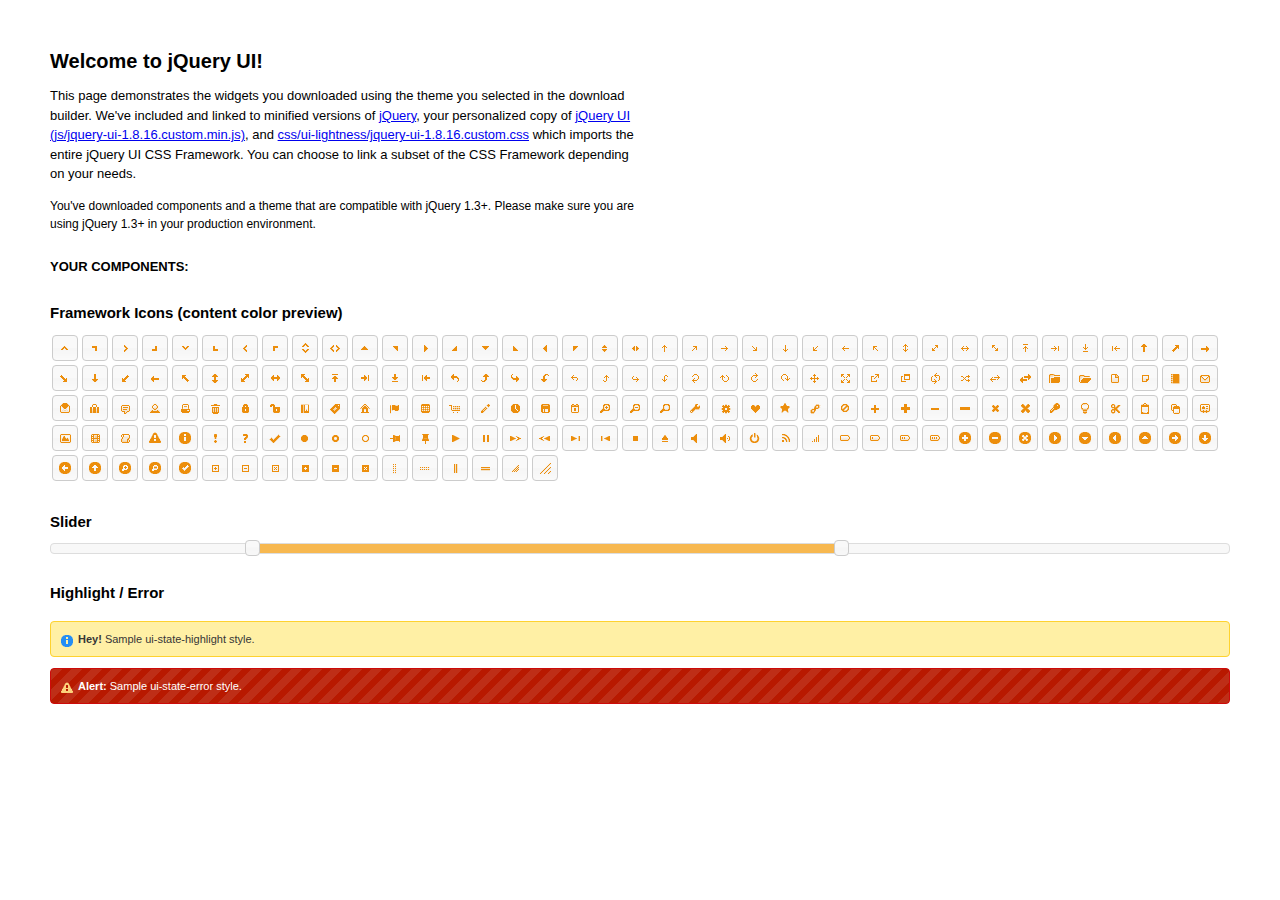
<file: js/jquery-ui/index.html>
<!DOCTYPE html>
<html>
	<head>
		<meta http-equiv="Content-Type" content="text/html; charset=iso-8859-1" />
		<title>jQuery UI Example Page</title>
		<link type="text/css" href="css/ui-lightness/jquery-ui-1.8.16.custom.css" rel="stylesheet" />	
		<script type="text/javascript" src="js/jquery-1.6.2.min.js"></script>
		<script type="text/javascript" src="js/jquery-ui-1.8.16.custom.min.js"></script>
		<script type="text/javascript">
			$(function(){
				
				// Slider
				$('#slider').slider({
					range: true,
					values: [17, 67]
				});
				
				//hover states on the static widgets
				$('#dialog_link, ul#icons li').hover(
					function() { $(this).addClass('ui-state-hover'); }, 
					function() { $(this).removeClass('ui-state-hover'); }
				);
				
			});
		</script>
		<style type="text/css">
			/*demo page css*/
			body{ font: 62.5% "Trebuchet MS", sans-serif; margin: 50px;}
			.demoHeaders { margin-top: 2em; }
			#dialog_link {padding: .4em 1em .4em 20px;text-decoration: none;position: relative;}
			#dialog_link span.ui-icon {margin: 0 5px 0 0;position: absolute;left: .2em;top: 50%;margin-top: -8px;}
			ul#icons {margin: 0; padding: 0;}
			ul#icons li {margin: 2px; position: relative; padding: 4px 0; cursor: pointer; float: left;  list-style: none;}
			ul#icons span.ui-icon {float: left; margin: 0 4px;}
		</style>	
	</head>
	<body>
	<h1>Welcome to jQuery UI!</h1>
	<p style="font-size: 1.3em; line-height: 1.5; margin: 1em 0; width: 50%;">This page demonstrates the widgets you downloaded using the theme you selected in the download builder. We've included and linked to minified versions of <a href="js/jquery-1.6.2.min.js">jQuery</a>, your personalized copy of <a href="js/jquery-ui-1.8.16.custom.min.js">jQuery UI (js/jquery-ui-1.8.16.custom.min.js)</a>, and <a href="css/ui-lightness/jquery-ui-1.8.16.custom.css">css/ui-lightness/jquery-ui-1.8.16.custom.css</a> which imports the entire jQuery UI CSS Framework. You can choose to link a subset of the CSS Framework depending on your needs. </p>
	<p style="font-size: 1.2em; line-height: 1.5; margin: 1em 0; width: 50%;">You've downloaded components and a theme that are compatible with jQuery 1.3+. Please make sure you are using jQuery 1.3+ in your production environment.</p>	

	<p style="font-weight: bold; margin: 2em 0 1em; font-size: 1.3em;">YOUR COMPONENTS:</p>
			
				
				
		<h2 class="demoHeaders">Framework Icons (content color preview)</h2>
		<ul id="icons" class="ui-widget ui-helper-clearfix">
		
		<li class="ui-state-default ui-corner-all" title=".ui-icon-carat-1-n"><span class="ui-icon ui-icon-carat-1-n"></span></li>
		<li class="ui-state-default ui-corner-all" title=".ui-icon-carat-1-ne"><span class="ui-icon ui-icon-carat-1-ne"></span></li>
		<li class="ui-state-default ui-corner-all" title=".ui-icon-carat-1-e"><span class="ui-icon ui-icon-carat-1-e"></span></li>
		
		<li class="ui-state-default ui-corner-all" title=".ui-icon-carat-1-se"><span class="ui-icon ui-icon-carat-1-se"></span></li>
		<li class="ui-state-default ui-corner-all" title=".ui-icon-carat-1-s"><span class="ui-icon ui-icon-carat-1-s"></span></li>
		<li class="ui-state-default ui-corner-all" title=".ui-icon-carat-1-sw"><span class="ui-icon ui-icon-carat-1-sw"></span></li>
		<li class="ui-state-default ui-corner-all" title=".ui-icon-carat-1-w"><span class="ui-icon ui-icon-carat-1-w"></span></li>
		<li class="ui-state-default ui-corner-all" title=".ui-icon-carat-1-nw"><span class="ui-icon ui-icon-carat-1-nw"></span></li>
		<li class="ui-state-default ui-corner-all" title=".ui-icon-carat-2-n-s"><span class="ui-icon ui-icon-carat-2-n-s"></span></li>
		<li class="ui-state-default ui-corner-all" title=".ui-icon-carat-2-e-w"><span class="ui-icon ui-icon-carat-2-e-w"></span></li>
		<li class="ui-state-default ui-corner-all" title=".ui-icon-triangle-1-n"><span class="ui-icon ui-icon-triangle-1-n"></span></li>
		<li class="ui-state-default ui-corner-all" title=".ui-icon-triangle-1-ne"><span class="ui-icon ui-icon-triangle-1-ne"></span></li>
		
		<li class="ui-state-default ui-corner-all" title=".ui-icon-triangle-1-e"><span class="ui-icon ui-icon-triangle-1-e"></span></li>
		<li class="ui-state-default ui-corner-all" title=".ui-icon-triangle-1-se"><span class="ui-icon ui-icon-triangle-1-se"></span></li>
		<li class="ui-state-default ui-corner-all" title=".ui-icon-triangle-1-s"><span class="ui-icon ui-icon-triangle-1-s"></span></li>
		<li class="ui-state-default ui-corner-all" title=".ui-icon-triangle-1-sw"><span class="ui-icon ui-icon-triangle-1-sw"></span></li>
		<li class="ui-state-default ui-corner-all" title=".ui-icon-triangle-1-w"><span class="ui-icon ui-icon-triangle-1-w"></span></li>
		<li class="ui-state-default ui-corner-all" title=".ui-icon-triangle-1-nw"><span class="ui-icon ui-icon-triangle-1-nw"></span></li>
		<li class="ui-state-default ui-corner-all" title=".ui-icon-triangle-2-n-s"><span class="ui-icon ui-icon-triangle-2-n-s"></span></li>
		<li class="ui-state-default ui-corner-all" title=".ui-icon-triangle-2-e-w"><span class="ui-icon ui-icon-triangle-2-e-w"></span></li>
		<li class="ui-state-default ui-corner-all" title=".ui-icon-arrow-1-n"><span class="ui-icon ui-icon-arrow-1-n"></span></li>
		
		<li class="ui-state-default ui-corner-all" title=".ui-icon-arrow-1-ne"><span class="ui-icon ui-icon-arrow-1-ne"></span></li>
		<li class="ui-state-default ui-corner-all" title=".ui-icon-arrow-1-e"><span class="ui-icon ui-icon-arrow-1-e"></span></li>
		<li class="ui-state-default ui-corner-all" title=".ui-icon-arrow-1-se"><span class="ui-icon ui-icon-arrow-1-se"></span></li>
		<li class="ui-state-default ui-corner-all" title=".ui-icon-arrow-1-s"><span class="ui-icon ui-icon-arrow-1-s"></span></li>
		<li class="ui-state-default ui-corner-all" title=".ui-icon-arrow-1-sw"><span class="ui-icon ui-icon-arrow-1-sw"></span></li>
		<li class="ui-state-default ui-corner-all" title=".ui-icon-arrow-1-w"><span class="ui-icon ui-icon-arrow-1-w"></span></li>
		<li class="ui-state-default ui-corner-all" title=".ui-icon-arrow-1-nw"><span class="ui-icon ui-icon-arrow-1-nw"></span></li>
		<li class="ui-state-default ui-corner-all" title=".ui-icon-arrow-2-n-s"><span class="ui-icon ui-icon-arrow-2-n-s"></span></li>
		<li class="ui-state-default ui-corner-all" title=".ui-icon-arrow-2-ne-sw"><span class="ui-icon ui-icon-arrow-2-ne-sw"></span></li>
		
		<li class="ui-state-default ui-corner-all" title=".ui-icon-arrow-2-e-w"><span class="ui-icon ui-icon-arrow-2-e-w"></span></li>
		<li class="ui-state-default ui-corner-all" title=".ui-icon-arrow-2-se-nw"><span class="ui-icon ui-icon-arrow-2-se-nw"></span></li>
		<li class="ui-state-default ui-corner-all" title=".ui-icon-arrowstop-1-n"><span class="ui-icon ui-icon-arrowstop-1-n"></span></li>
		<li class="ui-state-default ui-corner-all" title=".ui-icon-arrowstop-1-e"><span class="ui-icon ui-icon-arrowstop-1-e"></span></li>
		<li class="ui-state-default ui-corner-all" title=".ui-icon-arrowstop-1-s"><span class="ui-icon ui-icon-arrowstop-1-s"></span></li>
		<li class="ui-state-default ui-corner-all" title=".ui-icon-arrowstop-1-w"><span class="ui-icon ui-icon-arrowstop-1-w"></span></li>
		<li class="ui-state-default ui-corner-all" title=".ui-icon-arrowthick-1-n"><span class="ui-icon ui-icon-arrowthick-1-n"></span></li>
		<li class="ui-state-default ui-corner-all" title=".ui-icon-arrowthick-1-ne"><span class="ui-icon ui-icon-arrowthick-1-ne"></span></li>
		<li class="ui-state-default ui-corner-all" title=".ui-icon-arrowthick-1-e"><span class="ui-icon ui-icon-arrowthick-1-e"></span></li>
		
		<li class="ui-state-default ui-corner-all" title=".ui-icon-arrowthick-1-se"><span class="ui-icon ui-icon-arrowthick-1-se"></span></li>
		<li class="ui-state-default ui-corner-all" title=".ui-icon-arrowthick-1-s"><span class="ui-icon ui-icon-arrowthick-1-s"></span></li>
		<li class="ui-state-default ui-corner-all" title=".ui-icon-arrowthick-1-sw"><span class="ui-icon ui-icon-arrowthick-1-sw"></span></li>
		<li class="ui-state-default ui-corner-all" title=".ui-icon-arrowthick-1-w"><span class="ui-icon ui-icon-arrowthick-1-w"></span></li>
		<li class="ui-state-default ui-corner-all" title=".ui-icon-arrowthick-1-nw"><span class="ui-icon ui-icon-arrowthick-1-nw"></span></li>
		<li class="ui-state-default ui-corner-all" title=".ui-icon-arrowthick-2-n-s"><span class="ui-icon ui-icon-arrowthick-2-n-s"></span></li>
		<li class="ui-state-default ui-corner-all" title=".ui-icon-arrowthick-2-ne-sw"><span class="ui-icon ui-icon-arrowthick-2-ne-sw"></span></li>
		<li class="ui-state-default ui-corner-all" title=".ui-icon-arrowthick-2-e-w"><span class="ui-icon ui-icon-arrowthick-2-e-w"></span></li>
		<li class="ui-state-default ui-corner-all" title=".ui-icon-arrowthick-2-se-nw"><span class="ui-icon ui-icon-arrowthick-2-se-nw"></span></li>
		
		<li class="ui-state-default ui-corner-all" title=".ui-icon-arrowthickstop-1-n"><span class="ui-icon ui-icon-arrowthickstop-1-n"></span></li>
		<li class="ui-state-default ui-corner-all" title=".ui-icon-arrowthickstop-1-e"><span class="ui-icon ui-icon-arrowthickstop-1-e"></span></li>
		<li class="ui-state-default ui-corner-all" title=".ui-icon-arrowthickstop-1-s"><span class="ui-icon ui-icon-arrowthickstop-1-s"></span></li>
		<li class="ui-state-default ui-corner-all" title=".ui-icon-arrowthickstop-1-w"><span class="ui-icon ui-icon-arrowthickstop-1-w"></span></li>
		<li class="ui-state-default ui-corner-all" title=".ui-icon-arrowreturnthick-1-w"><span class="ui-icon ui-icon-arrowreturnthick-1-w"></span></li>
		<li class="ui-state-default ui-corner-all" title=".ui-icon-arrowreturnthick-1-n"><span class="ui-icon ui-icon-arrowreturnthick-1-n"></span></li>
		<li class="ui-state-default ui-corner-all" title=".ui-icon-arrowreturnthick-1-e"><span class="ui-icon ui-icon-arrowreturnthick-1-e"></span></li>
		<li class="ui-state-default ui-corner-all" title=".ui-icon-arrowreturnthick-1-s"><span class="ui-icon ui-icon-arrowreturnthick-1-s"></span></li>
		<li class="ui-state-default ui-corner-all" title=".ui-icon-arrowreturn-1-w"><span class="ui-icon ui-icon-arrowreturn-1-w"></span></li>
		
		<li class="ui-state-default ui-corner-all" title=".ui-icon-arrowreturn-1-n"><span class="ui-icon ui-icon-arrowreturn-1-n"></span></li>
		<li class="ui-state-default ui-corner-all" title=".ui-icon-arrowreturn-1-e"><span class="ui-icon ui-icon-arrowreturn-1-e"></span></li>
		<li class="ui-state-default ui-corner-all" title=".ui-icon-arrowreturn-1-s"><span class="ui-icon ui-icon-arrowreturn-1-s"></span></li>
		<li class="ui-state-default ui-corner-all" title=".ui-icon-arrowrefresh-1-w"><span class="ui-icon ui-icon-arrowrefresh-1-w"></span></li>
		<li class="ui-state-default ui-corner-all" title=".ui-icon-arrowrefresh-1-n"><span class="ui-icon ui-icon-arrowrefresh-1-n"></span></li>
		<li class="ui-state-default ui-corner-all" title=".ui-icon-arrowrefresh-1-e"><span class="ui-icon ui-icon-arrowrefresh-1-e"></span></li>
		<li class="ui-state-default ui-corner-all" title=".ui-icon-arrowrefresh-1-s"><span class="ui-icon ui-icon-arrowrefresh-1-s"></span></li>
		<li class="ui-state-default ui-corner-all" title=".ui-icon-arrow-4"><span class="ui-icon ui-icon-arrow-4"></span></li>
		<li class="ui-state-default ui-corner-all" title=".ui-icon-arrow-4-diag"><span class="ui-icon ui-icon-arrow-4-diag"></span></li>
		
		<li class="ui-state-default ui-corner-all" title=".ui-icon-extlink"><span class="ui-icon ui-icon-extlink"></span></li>
		<li class="ui-state-default ui-corner-all" title=".ui-icon-newwin"><span class="ui-icon ui-icon-newwin"></span></li>
		<li class="ui-state-default ui-corner-all" title=".ui-icon-refresh"><span class="ui-icon ui-icon-refresh"></span></li>
		<li class="ui-state-default ui-corner-all" title=".ui-icon-shuffle"><span class="ui-icon ui-icon-shuffle"></span></li>
		<li class="ui-state-default ui-corner-all" title=".ui-icon-transfer-e-w"><span class="ui-icon ui-icon-transfer-e-w"></span></li>
		<li class="ui-state-default ui-corner-all" title=".ui-icon-transferthick-e-w"><span class="ui-icon ui-icon-transferthick-e-w"></span></li>
		<li class="ui-state-default ui-corner-all" title=".ui-icon-folder-collapsed"><span class="ui-icon ui-icon-folder-collapsed"></span></li>
		<li class="ui-state-default ui-corner-all" title=".ui-icon-folder-open"><span class="ui-icon ui-icon-folder-open"></span></li>
		<li class="ui-state-default ui-corner-all" title=".ui-icon-document"><span class="ui-icon ui-icon-document"></span></li>
		
		<li class="ui-state-default ui-corner-all" title=".ui-icon-document-b"><span class="ui-icon ui-icon-document-b"></span></li>
		<li class="ui-state-default ui-corner-all" title=".ui-icon-note"><span class="ui-icon ui-icon-note"></span></li>
		<li class="ui-state-default ui-corner-all" title=".ui-icon-mail-closed"><span class="ui-icon ui-icon-mail-closed"></span></li>
		<li class="ui-state-default ui-corner-all" title=".ui-icon-mail-open"><span class="ui-icon ui-icon-mail-open"></span></li>
		<li class="ui-state-default ui-corner-all" title=".ui-icon-suitcase"><span class="ui-icon ui-icon-suitcase"></span></li>
		<li class="ui-state-default ui-corner-all" title=".ui-icon-comment"><span class="ui-icon ui-icon-comment"></span></li>
		<li class="ui-state-default ui-corner-all" title=".ui-icon-person"><span class="ui-icon ui-icon-person"></span></li>
		<li class="ui-state-default ui-corner-all" title=".ui-icon-print"><span class="ui-icon ui-icon-print"></span></li>
		<li class="ui-state-default ui-corner-all" title=".ui-icon-trash"><span class="ui-icon ui-icon-trash"></span></li>
		
		<li class="ui-state-default ui-corner-all" title=".ui-icon-locked"><span class="ui-icon ui-icon-locked"></span></li>
		<li class="ui-state-default ui-corner-all" title=".ui-icon-unlocked"><span class="ui-icon ui-icon-unlocked"></span></li>
		<li class="ui-state-default ui-corner-all" title=".ui-icon-bookmark"><span class="ui-icon ui-icon-bookmark"></span></li>
		<li class="ui-state-default ui-corner-all" title=".ui-icon-tag"><span class="ui-icon ui-icon-tag"></span></li>
		<li class="ui-state-default ui-corner-all" title=".ui-icon-home"><span class="ui-icon ui-icon-home"></span></li>
		<li class="ui-state-default ui-corner-all" title=".ui-icon-flag"><span class="ui-icon ui-icon-flag"></span></li>
		<li class="ui-state-default ui-corner-all" title=".ui-icon-calculator"><span class="ui-icon ui-icon-calculator"></span></li>
		<li class="ui-state-default ui-corner-all" title=".ui-icon-cart"><span class="ui-icon ui-icon-cart"></span></li>
		<li class="ui-state-default ui-corner-all" title=".ui-icon-pencil"><span class="ui-icon ui-icon-pencil"></span></li>
		
		<li class="ui-state-default ui-corner-all" title=".ui-icon-clock"><span class="ui-icon ui-icon-clock"></span></li>
		<li class="ui-state-default ui-corner-all" title=".ui-icon-disk"><span class="ui-icon ui-icon-disk"></span></li>
		<li class="ui-state-default ui-corner-all" title=".ui-icon-calendar"><span class="ui-icon ui-icon-calendar"></span></li>
		<li class="ui-state-default ui-corner-all" title=".ui-icon-zoomin"><span class="ui-icon ui-icon-zoomin"></span></li>
		<li class="ui-state-default ui-corner-all" title=".ui-icon-zoomout"><span class="ui-icon ui-icon-zoomout"></span></li>
		<li class="ui-state-default ui-corner-all" title=".ui-icon-search"><span class="ui-icon ui-icon-search"></span></li>
		<li class="ui-state-default ui-corner-all" title=".ui-icon-wrench"><span class="ui-icon ui-icon-wrench"></span></li>
		<li class="ui-state-default ui-corner-all" title=".ui-icon-gear"><span class="ui-icon ui-icon-gear"></span></li>
		<li class="ui-state-default ui-corner-all" title=".ui-icon-heart"><span class="ui-icon ui-icon-heart"></span></li>
		
		<li class="ui-state-default ui-corner-all" title=".ui-icon-star"><span class="ui-icon ui-icon-star"></span></li>
		<li class="ui-state-default ui-corner-all" title=".ui-icon-link"><span class="ui-icon ui-icon-link"></span></li>
		<li class="ui-state-default ui-corner-all" title=".ui-icon-cancel"><span class="ui-icon ui-icon-cancel"></span></li>
		<li class="ui-state-default ui-corner-all" title=".ui-icon-plus"><span class="ui-icon ui-icon-plus"></span></li>
		<li class="ui-state-default ui-corner-all" title=".ui-icon-plusthick"><span class="ui-icon ui-icon-plusthick"></span></li>
		<li class="ui-state-default ui-corner-all" title=".ui-icon-minus"><span class="ui-icon ui-icon-minus"></span></li>
		<li class="ui-state-default ui-corner-all" title=".ui-icon-minusthick"><span class="ui-icon ui-icon-minusthick"></span></li>
		<li class="ui-state-default ui-corner-all" title=".ui-icon-close"><span class="ui-icon ui-icon-close"></span></li>
		<li class="ui-state-default ui-corner-all" title=".ui-icon-closethick"><span class="ui-icon ui-icon-closethick"></span></li>
		
		<li class="ui-state-default ui-corner-all" title=".ui-icon-key"><span class="ui-icon ui-icon-key"></span></li>
		<li class="ui-state-default ui-corner-all" title=".ui-icon-lightbulb"><span class="ui-icon ui-icon-lightbulb"></span></li>
		<li class="ui-state-default ui-corner-all" title=".ui-icon-scissors"><span class="ui-icon ui-icon-scissors"></span></li>
		<li class="ui-state-default ui-corner-all" title=".ui-icon-clipboard"><span class="ui-icon ui-icon-clipboard"></span></li>
		<li class="ui-state-default ui-corner-all" title=".ui-icon-copy"><span class="ui-icon ui-icon-copy"></span></li>
		<li class="ui-state-default ui-corner-all" title=".ui-icon-contact"><span class="ui-icon ui-icon-contact"></span></li>
		<li class="ui-state-default ui-corner-all" title=".ui-icon-image"><span class="ui-icon ui-icon-image"></span></li>
		<li class="ui-state-default ui-corner-all" title=".ui-icon-video"><span class="ui-icon ui-icon-video"></span></li>
		<li class="ui-state-default ui-corner-all" title=".ui-icon-script"><span class="ui-icon ui-icon-script"></span></li>
		<li class="ui-state-default ui-corner-all" title=".ui-icon-alert"><span class="ui-icon ui-icon-alert"></span></li>
		
		<li class="ui-state-default ui-corner-all" title=".ui-icon-info"><span class="ui-icon ui-icon-info"></span></li>
		<li class="ui-state-default ui-corner-all" title=".ui-icon-notice"><span class="ui-icon ui-icon-notice"></span></li>
		<li class="ui-state-default ui-corner-all" title=".ui-icon-help"><span class="ui-icon ui-icon-help"></span></li>
		<li class="ui-state-default ui-corner-all" title=".ui-icon-check"><span class="ui-icon ui-icon-check"></span></li>
		<li class="ui-state-default ui-corner-all" title=".ui-icon-bullet"><span class="ui-icon ui-icon-bullet"></span></li>
		<li class="ui-state-default ui-corner-all" title=".ui-icon-radio-off"><span class="ui-icon ui-icon-radio-off"></span></li>
		<li class="ui-state-default ui-corner-all" title=".ui-icon-radio-on"><span class="ui-icon ui-icon-radio-on"></span></li>
		<li class="ui-state-default ui-corner-all" title=".ui-icon-pin-w"><span class="ui-icon ui-icon-pin-w"></span></li>
		<li class="ui-state-default ui-corner-all" title=".ui-icon-pin-s"><span class="ui-icon ui-icon-pin-s"></span></li>
		<li class="ui-state-default ui-corner-all" title=".ui-icon-play"><span class="ui-icon ui-icon-play"></span></li>
		<li class="ui-state-default ui-corner-all" title=".ui-icon-pause"><span class="ui-icon ui-icon-pause"></span></li>
		
		<li class="ui-state-default ui-corner-all" title=".ui-icon-seek-next"><span class="ui-icon ui-icon-seek-next"></span></li>
		<li class="ui-state-default ui-corner-all" title=".ui-icon-seek-prev"><span class="ui-icon ui-icon-seek-prev"></span></li>
		<li class="ui-state-default ui-corner-all" title=".ui-icon-seek-end"><span class="ui-icon ui-icon-seek-end"></span></li>
		<li class="ui-state-default ui-corner-all" title=".ui-icon-seek-first"><span class="ui-icon ui-icon-seek-first"></span></li>
		<li class="ui-state-default ui-corner-all" title=".ui-icon-stop"><span class="ui-icon ui-icon-stop"></span></li>
		<li class="ui-state-default ui-corner-all" title=".ui-icon-eject"><span class="ui-icon ui-icon-eject"></span></li>
		<li class="ui-state-default ui-corner-all" title=".ui-icon-volume-off"><span class="ui-icon ui-icon-volume-off"></span></li>
		<li class="ui-state-default ui-corner-all" title=".ui-icon-volume-on"><span class="ui-icon ui-icon-volume-on"></span></li>
		<li class="ui-state-default ui-corner-all" title=".ui-icon-power"><span class="ui-icon ui-icon-power"></span></li>
		
		<li class="ui-state-default ui-corner-all" title=".ui-icon-signal-diag"><span class="ui-icon ui-icon-signal-diag"></span></li>
		<li class="ui-state-default ui-corner-all" title=".ui-icon-signal"><span class="ui-icon ui-icon-signal"></span></li>
		<li class="ui-state-default ui-corner-all" title=".ui-icon-battery-0"><span class="ui-icon ui-icon-battery-0"></span></li>
		<li class="ui-state-default ui-corner-all" title=".ui-icon-battery-1"><span class="ui-icon ui-icon-battery-1"></span></li>
		<li class="ui-state-default ui-corner-all" title=".ui-icon-battery-2"><span class="ui-icon ui-icon-battery-2"></span></li>
		<li class="ui-state-default ui-corner-all" title=".ui-icon-battery-3"><span class="ui-icon ui-icon-battery-3"></span></li>
		<li class="ui-state-default ui-corner-all" title=".ui-icon-circle-plus"><span class="ui-icon ui-icon-circle-plus"></span></li>
		<li class="ui-state-default ui-corner-all" title=".ui-icon-circle-minus"><span class="ui-icon ui-icon-circle-minus"></span></li>
		<li class="ui-state-default ui-corner-all" title=".ui-icon-circle-close"><span class="ui-icon ui-icon-circle-close"></span></li>
		
		<li class="ui-state-default ui-corner-all" title=".ui-icon-circle-triangle-e"><span class="ui-icon ui-icon-circle-triangle-e"></span></li>
		<li class="ui-state-default ui-corner-all" title=".ui-icon-circle-triangle-s"><span class="ui-icon ui-icon-circle-triangle-s"></span></li>
		<li class="ui-state-default ui-corner-all" title=".ui-icon-circle-triangle-w"><span class="ui-icon ui-icon-circle-triangle-w"></span></li>
		<li class="ui-state-default ui-corner-all" title=".ui-icon-circle-triangle-n"><span class="ui-icon ui-icon-circle-triangle-n"></span></li>
		<li class="ui-state-default ui-corner-all" title=".ui-icon-circle-arrow-e"><span class="ui-icon ui-icon-circle-arrow-e"></span></li>
		<li class="ui-state-default ui-corner-all" title=".ui-icon-circle-arrow-s"><span class="ui-icon ui-icon-circle-arrow-s"></span></li>
		<li class="ui-state-default ui-corner-all" title=".ui-icon-circle-arrow-w"><span class="ui-icon ui-icon-circle-arrow-w"></span></li>
		<li class="ui-state-default ui-corner-all" title=".ui-icon-circle-arrow-n"><span class="ui-icon ui-icon-circle-arrow-n"></span></li>
		<li class="ui-state-default ui-corner-all" title=".ui-icon-circle-zoomin"><span class="ui-icon ui-icon-circle-zoomin"></span></li>
		
		<li class="ui-state-default ui-corner-all" title=".ui-icon-circle-zoomout"><span class="ui-icon ui-icon-circle-zoomout"></span></li>
		<li class="ui-state-default ui-corner-all" title=".ui-icon-circle-check"><span class="ui-icon ui-icon-circle-check"></span></li>
		<li class="ui-state-default ui-corner-all" title=".ui-icon-circlesmall-plus"><span class="ui-icon ui-icon-circlesmall-plus"></span></li>
		<li class="ui-state-default ui-corner-all" title=".ui-icon-circlesmall-minus"><span class="ui-icon ui-icon-circlesmall-minus"></span></li>
		<li class="ui-state-default ui-corner-all" title=".ui-icon-circlesmall-close"><span class="ui-icon ui-icon-circlesmall-close"></span></li>
		<li class="ui-state-default ui-corner-all" title=".ui-icon-squaresmall-plus"><span class="ui-icon ui-icon-squaresmall-plus"></span></li>
		<li class="ui-state-default ui-corner-all" title=".ui-icon-squaresmall-minus"><span class="ui-icon ui-icon-squaresmall-minus"></span></li>
		<li class="ui-state-default ui-corner-all" title=".ui-icon-squaresmall-close"><span class="ui-icon ui-icon-squaresmall-close"></span></li>
		<li class="ui-state-default ui-corner-all" title=".ui-icon-grip-dotted-vertical"><span class="ui-icon ui-icon-grip-dotted-vertical"></span></li>
		
		<li class="ui-state-default ui-corner-all" title=".ui-icon-grip-dotted-horizontal"><span class="ui-icon ui-icon-grip-dotted-horizontal"></span></li>
		<li class="ui-state-default ui-corner-all" title=".ui-icon-grip-solid-vertical"><span class="ui-icon ui-icon-grip-solid-vertical"></span></li>
		<li class="ui-state-default ui-corner-all" title=".ui-icon-grip-solid-horizontal"><span class="ui-icon ui-icon-grip-solid-horizontal"></span></li>
		<li class="ui-state-default ui-corner-all" title=".ui-icon-gripsmall-diagonal-se"><span class="ui-icon ui-icon-gripsmall-diagonal-se"></span></li>
		<li class="ui-state-default ui-corner-all" title=".ui-icon-grip-diagonal-se"><span class="ui-icon ui-icon-grip-diagonal-se"></span></li>
		</ul>

	
		<!-- Slider -->
		<h2 class="demoHeaders">Slider</h2>
		<div id="slider"></div>
			
		<!-- Highlight / Error -->
		<h2 class="demoHeaders">Highlight / Error</h2>
		<div class="ui-widget">
			<div class="ui-state-highlight ui-corner-all" style="margin-top: 20px; padding: 0 .7em;"> 
				<p><span class="ui-icon ui-icon-info" style="float: left; margin-right: .3em;"></span>
				<strong>Hey!</strong> Sample ui-state-highlight style.</p>
			</div>
		</div>
		<br/>
		<div class="ui-widget">
			<div class="ui-state-error ui-corner-all" style="padding: 0 .7em;"> 
				<p><span class="ui-icon ui-icon-alert" style="float: left; margin-right: .3em;"></span> 
				<strong>Alert:</strong> Sample ui-state-error style.</p>
			</div>
		</div>

	</body>
</html>
</file>
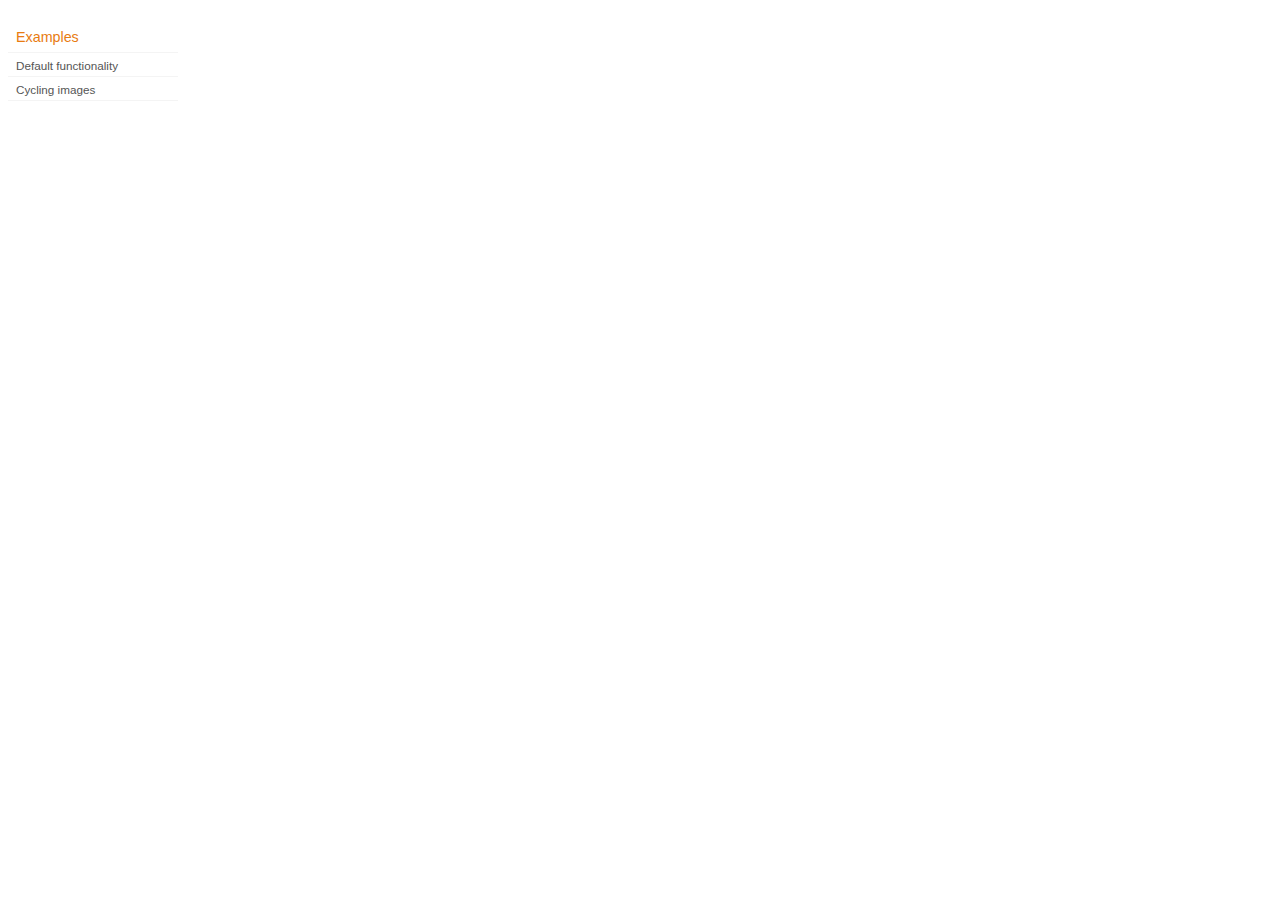
<file: js/jquery-ui/development-bundle/demos/position/index.html>
<!DOCTYPE html>
<html lang="en">
<head>
	<meta charset="utf-8">
	<title>jQuery UI Position Demo</title>
	<link rel="stylesheet" href="../demos.css">
</head>
<body>

<div class="demos-nav">
	<h4>Examples</h4>
	<ul>
		<li class="demo-config-on"><a href="default.html">Default functionality</a></li>
		<li><a href="cycler.html">Cycling images</a></li>
	</ul>
</div>

</body>
</html>
</file>
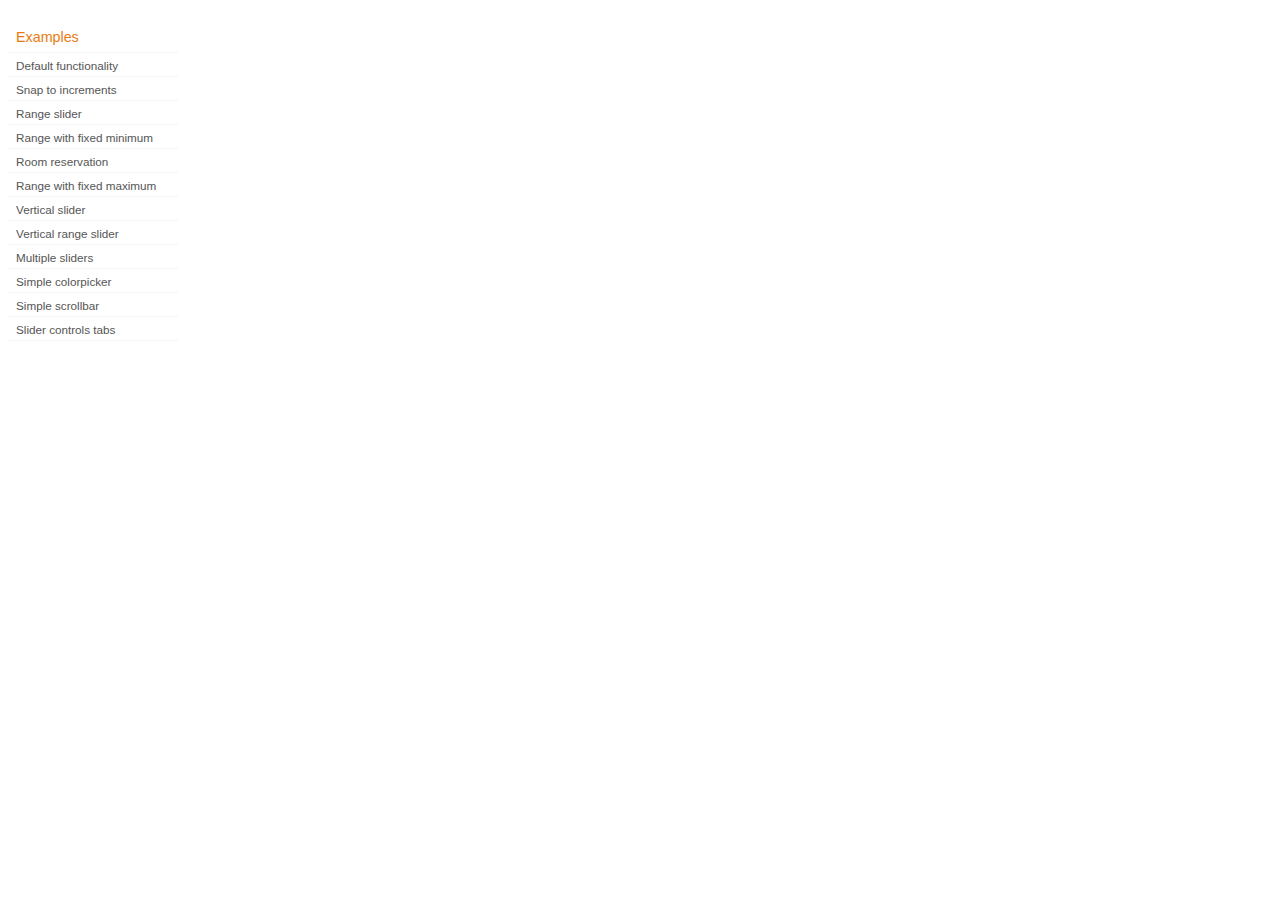
<file: js/jquery-ui/development-bundle/demos/slider/index.html>
<!DOCTYPE html>
<html lang="en">
<head>
	<meta charset="utf-8">
	<title>jQuery UI Slider Demos</title>
	<link rel="stylesheet" href="../demos.css">
</head>
<body>

<div class="demos-nav">
	<h4>Examples</h4>
	<ul>
		<li class="demo-config-on"><a href="default.html">Default functionality</a></li>
		<li><a href="steps.html">Snap to increments</a></li>
		<li><a href="range.html">Range slider</a></li>
		<li><a href="rangemin.html">Range with fixed minimum</a></li>
		<li><a href="hotelrooms.html">Room reservation</a></li>
		<li><a href="rangemax.html">Range with fixed maximum</a></li>
		<li><a href="slider-vertical.html">Vertical slider</a></li>
		<li><a href="range-vertical.html">Vertical range slider</a></li>
		<li><a href="multiple-vertical.html">Multiple sliders</a></li>
		<li><a href="colorpicker.html">Simple colorpicker</a></li>
		<li><a href="side-scroll.html">Simple scrollbar</a></li>
		<li><a href="tabs.html">Slider controls tabs</a></li>
	</ul>
</div>

</body>
</html>
</file>
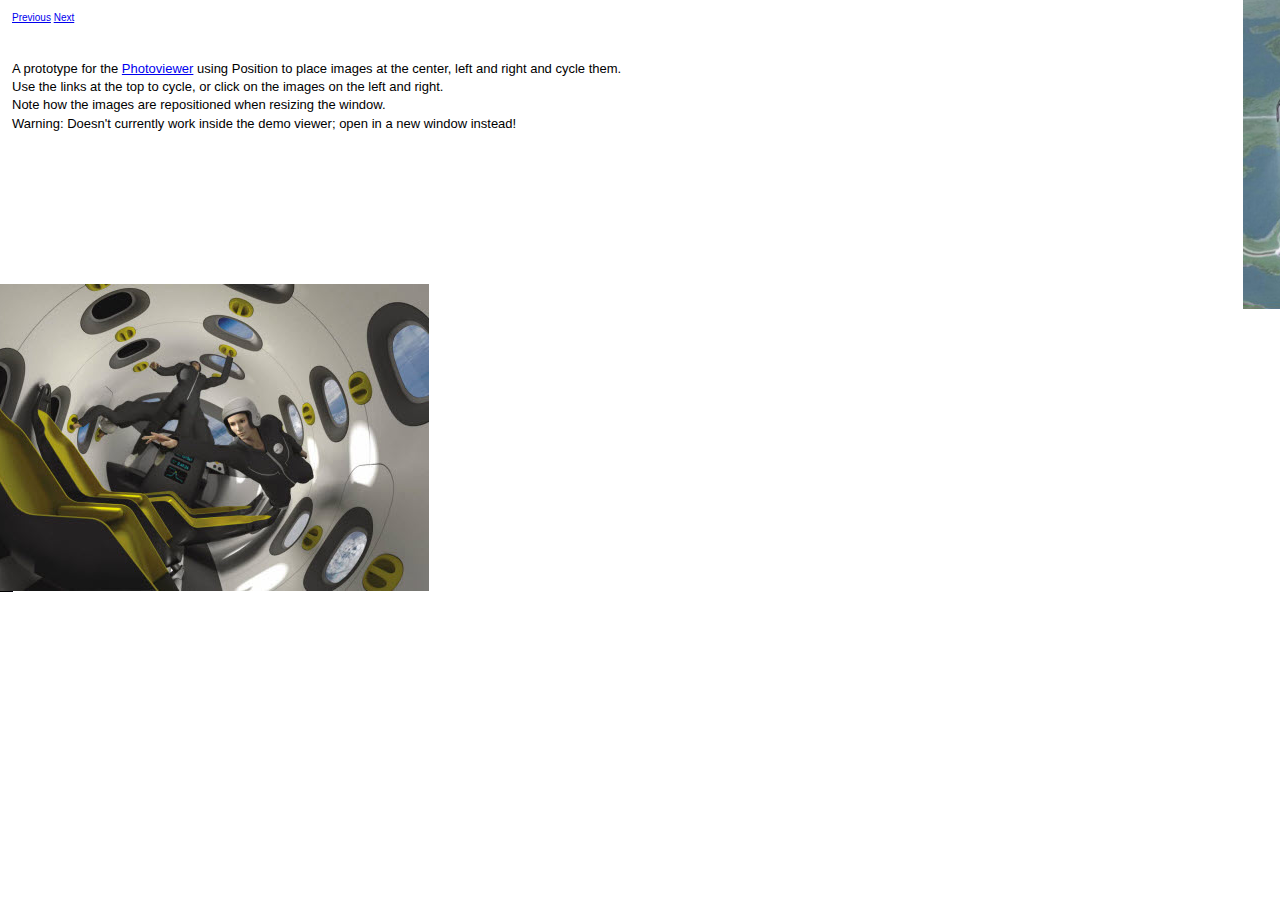
<file: js/jquery-ui/development-bundle/demos/position/cycler.html>
<!DOCTYPE html>
<html lang="en">
<head>
	<meta charset="utf-8">
	<title>jQuery UI Position - Default functionality</title>
	<link rel="stylesheet" href="../../themes/base/jquery.ui.all.css">
	<script src="../../jquery-1.6.2.js"></script>
	<script src="../../ui/jquery.ui.core.js"></script>
	<script src="../../ui/jquery.ui.widget.js"></script>
	<script src="../../ui/jquery.ui.position.js"></script>
	<link rel="stylesheet" href="../demos.css">
    <style>
   	html, body {
   		margin: 0;
		padding: 0
   	}
    </style>
	<script>
	$(function() {
		$.fn.position2 = function( options ) {
			return this.position( $.extend({
				of: window,
				using: function( to ) {
					$( this ).css({
						top: to.top,
						left: to.left
					})
				},
				collision: "none"
			}, options));
		}

		$.fn.left = function( using ) {
			return this.position2({
				my: "right middle",
				at: "left middle",
				offset: "25 0",
				using: using
			});
		}
		$.fn.right = function( using ) {
			return this.position2({
				my: "left middle",
				at: "right middle",
				offset: "-25 0",
				using: using
			});
		}
		$.fn.center = function( using ) {
			return this.position2({
				my: "center middle",
				at: "center middle",
				using: using
			});
		};

		$( "img:eq(0)" ).left();
		$( "img:eq(1)" ).center();
		$( "img:eq(2)" ).right();

		$( "body" ).css({
			overflow: "hidden"
		})
		$( ".demo" ).css({
			position: "relative",
		});
		$( ".demo img" ).css({
			position: "absolute",
		});

		function animate( to ) {
			$(this).animate( to );
		}
		function next() {
			$( "img:eq(2)" ).center( animate );
			$( "img:eq(1)" ).left( animate )
			$( "img:eq(0)" ).right().appendTo( ".demo" );
		}
		function previous() {
			$( "img:eq(0)" ).center( animate );
			$( "img:eq(1)" ).right( animate );
			$( "img:eq(2)" ).left().prependTo( ".demo" );
		}
		$( "#previous" ).click( previous );
		$( "#next" ).click( next );

		$( ".demo img" ).click(function() {
			$( ".demo img" ).index( this ) === 0 ? previous() : next();
		});

		$( window ).resize(function() {
			$( "img:eq(0)" ).left( animate );
			$( "img:eq(1)" ).center( animate );
			$( "img:eq(2)" ).right( animate );
		});
	});
	</script>
</head>
<body>

<div class="demo">

<img src="images/earth.jpg" />
<img src="images/flight.jpg" />
<img src="images/rocket.jpg" />

<a id="previous" href="#">Previous</a>
<a id="next" href="#">Next</a>

</div><!-- End demo -->



<div class="demo-description">
<p>A prototype for the <a href="http://wiki.jqueryui.com/Photoviewer">Photoviewer</a> using Position to place images at the center, left and right and cycle them.
<br/>Use the links at the top to cycle, or click on the images on the left and right.
<br/>Note how the images are repositioned when resizing the window.
<br/>Warning: Doesn't currently work inside the demo viewer; open in a new window instead!</p>
</div><!-- End demo-description -->

</body>
</html>
</file>
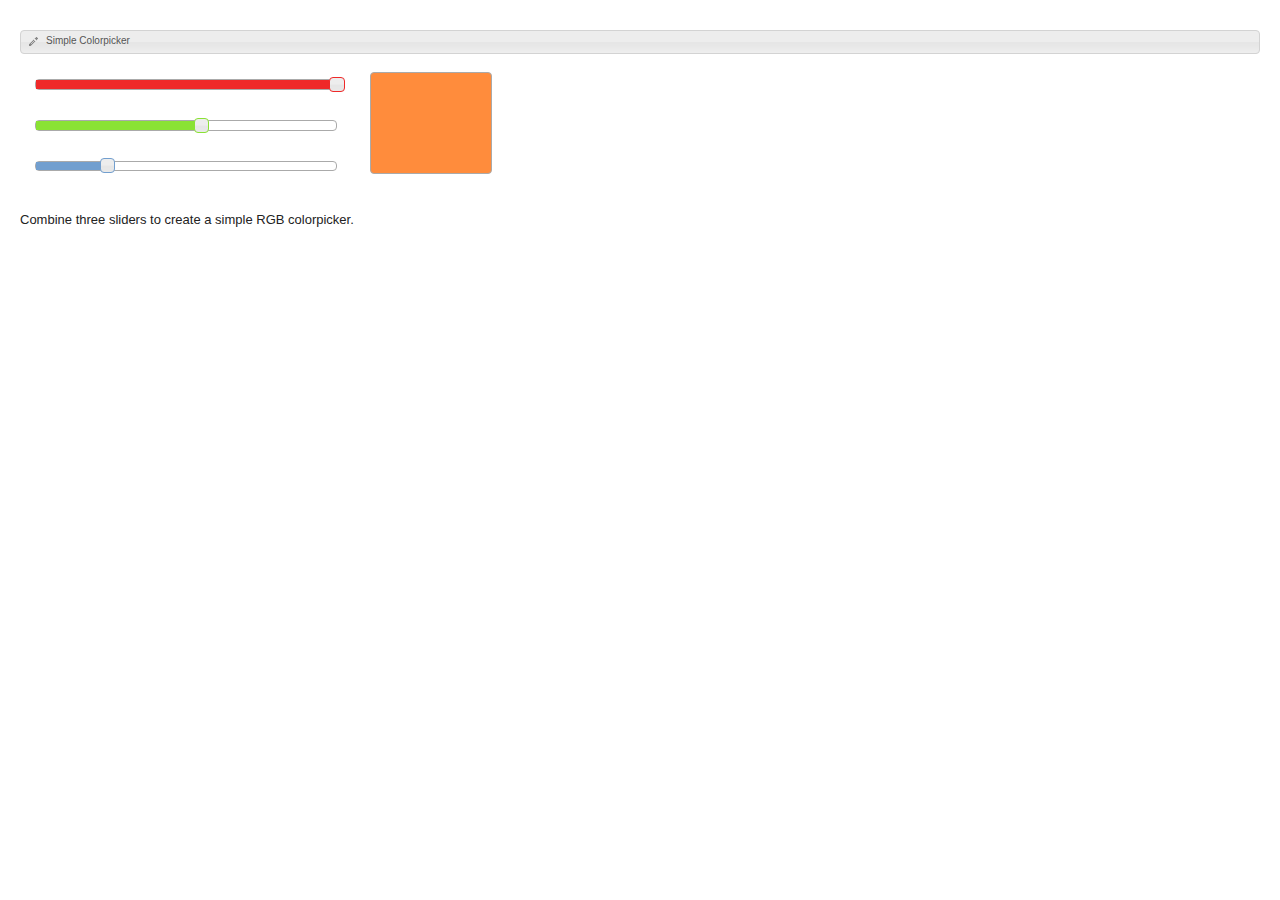
<file: js/jquery-ui/development-bundle/demos/slider/colorpicker.html>
<!DOCTYPE html>
<html lang="en">
<head>
	<meta charset="utf-8">
	<title>jQuery UI Slider - Colorpicker</title>
	<link rel="stylesheet" href="../../themes/base/jquery.ui.all.css">
	<script src="../../jquery-1.6.2.js"></script>
	<script src="../../ui/jquery.ui.core.js"></script>
	<script src="../../ui/jquery.ui.widget.js"></script>
	<script src="../../ui/jquery.ui.mouse.js"></script>
	<script src="../../ui/jquery.ui.slider.js"></script>
	<link rel="stylesheet" href="../demos.css">
	<style>
	#red, #green, #blue {
		float: left;
		clear: left;
		width: 300px;
		margin: 15px;
	}
	#swatch {
		width: 120px;
		height: 100px;
		margin-top: 18px;
		margin-left: 350px;
		background-image: none;
	}
	#red .ui-slider-range { background: #ef2929; }
	#red .ui-slider-handle { border-color: #ef2929; }
	#green .ui-slider-range { background: #8ae234; }
	#green .ui-slider-handle { border-color: #8ae234; }
	#blue .ui-slider-range { background: #729fcf; }
	#blue .ui-slider-handle { border-color: #729fcf; }
	#demo-frame > div.demo { padding: 10px !important; };
	</style>
	<script>
	function hexFromRGB(r, g, b) {
		var hex = [
			r.toString( 16 ),
			g.toString( 16 ),
			b.toString( 16 )
		];
		$.each( hex, function( nr, val ) {
			if ( val.length === 1 ) {
				hex[ nr ] = "0" + val;
			}
		});
		return hex.join( "" ).toUpperCase();
	}
	function refreshSwatch() {
		var red = $( "#red" ).slider( "value" ),
			green = $( "#green" ).slider( "value" ),
			blue = $( "#blue" ).slider( "value" ),
			hex = hexFromRGB( red, green, blue );
		$( "#swatch" ).css( "background-color", "#" + hex );
	}
	$(function() {
		$( "#red, #green, #blue" ).slider({
			orientation: "horizontal",
			range: "min",
			max: 255,
			value: 127,
			slide: refreshSwatch,
			change: refreshSwatch
		});
		$( "#red" ).slider( "value", 255 );
		$( "#green" ).slider( "value", 140 );
		$( "#blue" ).slider( "value", 60 );
	});
	</script>
</head>
<body class="ui-widget-content" style="border:0;">

<div class="demo">

<p class="ui-state-default ui-corner-all ui-helper-clearfix" style="padding:4px;">
	<span class="ui-icon ui-icon-pencil" style="float:left; margin:-2px 5px 0 0;"></span>
	Simple Colorpicker
</p>

<div id="red"></div>
<div id="green"></div>
<div id="blue"></div>

<div id="swatch" class="ui-widget-content ui-corner-all"></div>

</div><!-- End demo -->



<div class="demo-description" style="clear:left;">
<p>Combine three sliders to create a simple RGB colorpicker.</p>
</div><!-- End demo-description -->

</body>
</html>
</file>
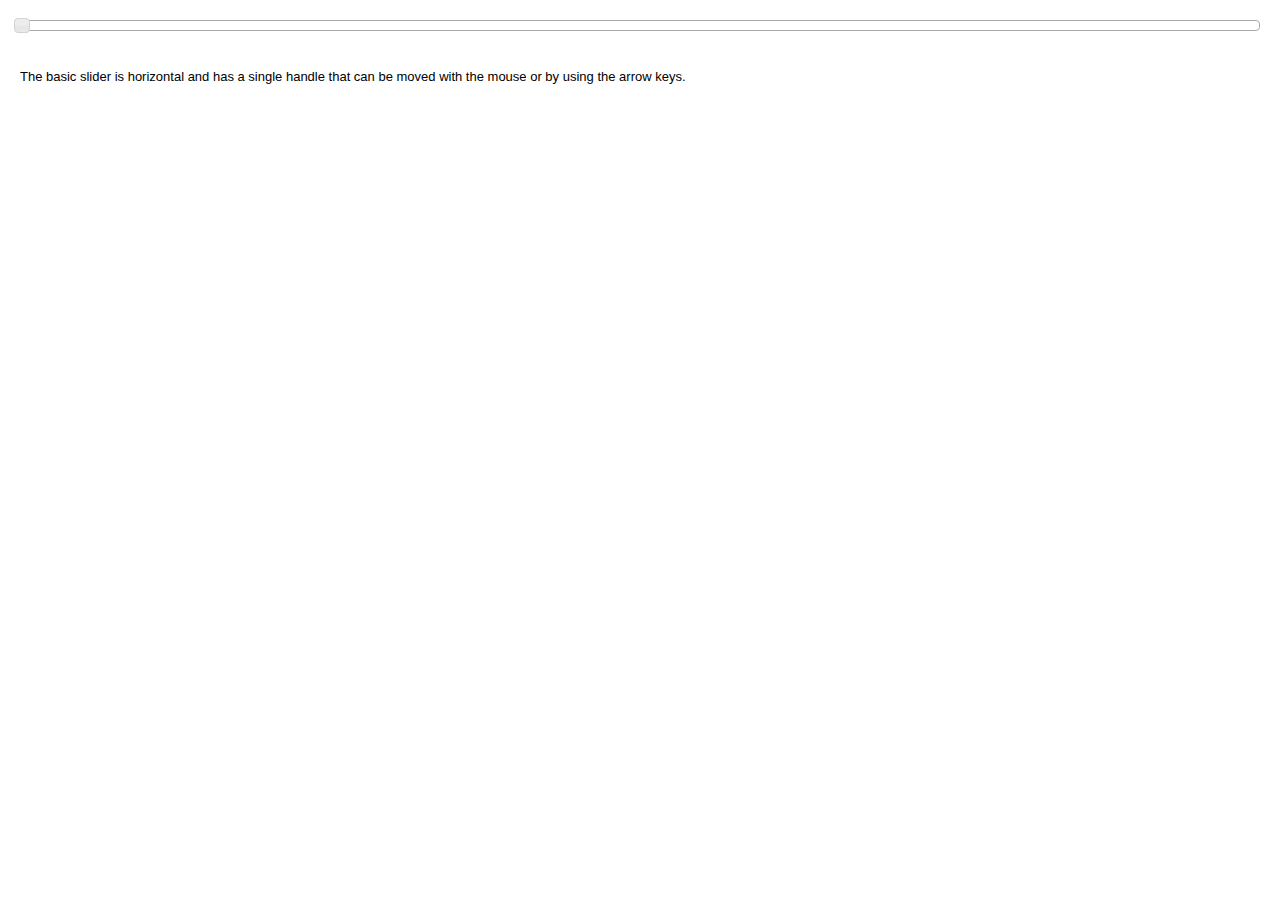
<file: js/jquery-ui/development-bundle/demos/slider/default.html>
<!DOCTYPE html>
<html lang="en">
<head>
	<meta charset="utf-8" >
	<title>jQuery UI Slider - Default functionality</title>
	<link rel="stylesheet" href="../../themes/base/jquery.ui.all.css">
	<script src="../../jquery-1.6.2.js"></script>
	<script src="../../ui/jquery.ui.core.js"></script>
	<script src="../../ui/jquery.ui.widget.js"></script>
	<script src="../../ui/jquery.ui.mouse.js"></script>
	<script src="../../ui/jquery.ui.slider.js"></script>
	<link rel="stylesheet" href="../demos.css">
	<style>
	#demo-frame > div.demo { padding: 10px !important; }
	</style>
	<script>
	$(function() {
		$( "#slider" ).slider();
	});
	</script>
</head>
<body>

<div class="demo">

<div id="slider"></div>

</div><!-- End demo -->



<div class="demo-description">
<p>The basic slider is horizontal and has a single handle that can be moved with the mouse or by using the arrow keys.</p>
</div><!-- End demo-description -->

</body>
</html>
</file>
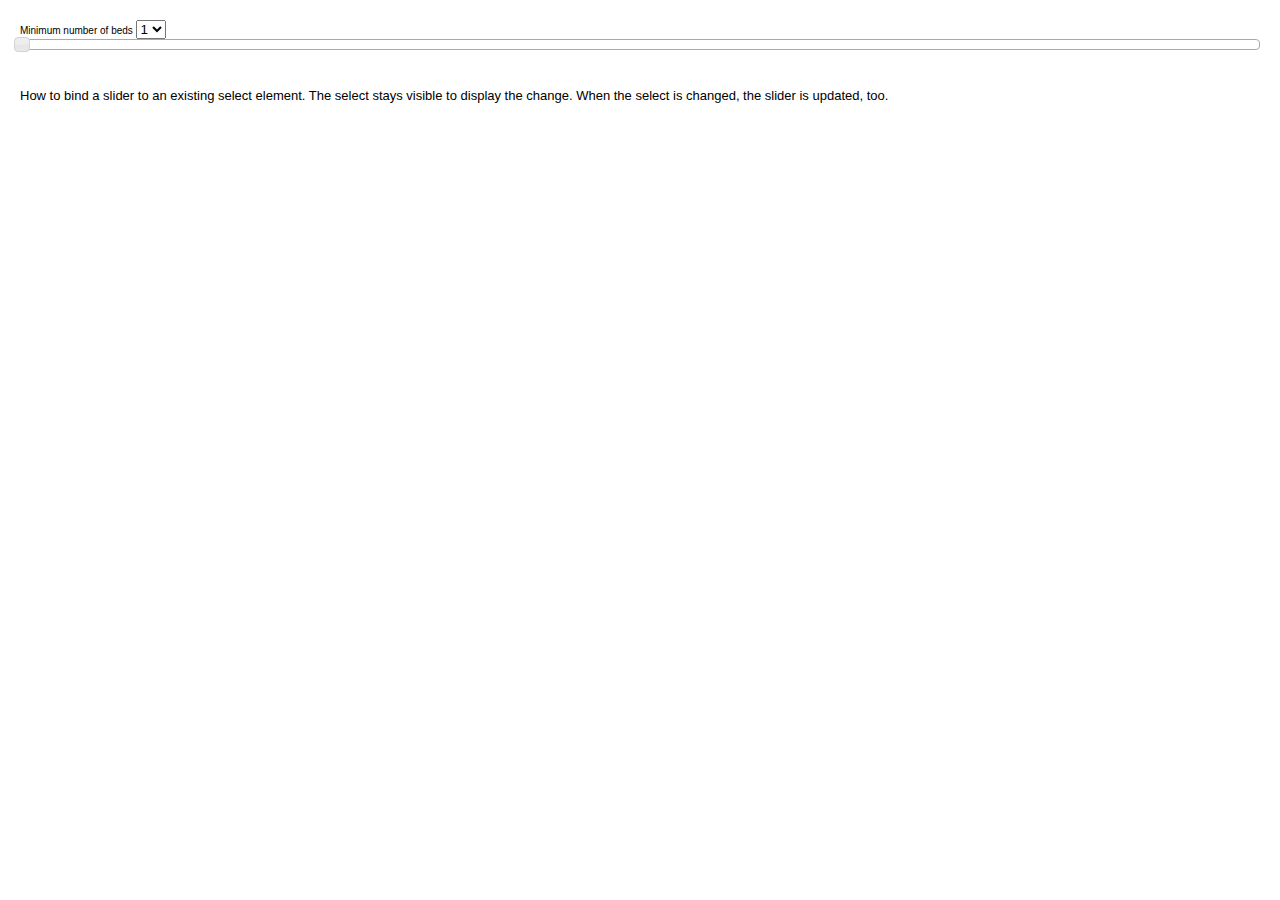
<file: js/jquery-ui/development-bundle/demos/slider/hotelrooms.html>
<!DOCTYPE html>
<html lang="en">
<head>
	<meta charset="utf-8">
	<title>jQuery UI Slider - Range with fixed minimum</title>
	<link rel="stylesheet" href="../../themes/base/jquery.ui.all.css">
	<script src="../../jquery-1.6.2.js"></script>
	<script src="../../ui/jquery.ui.core.js"></script>
	<script src="../../ui/jquery.ui.widget.js"></script>
	<script src="../../ui/jquery.ui.mouse.js"></script>
	<script src="../../ui/jquery.ui.slider.js"></script>
	<link rel="stylesheet" href="../demos.css">
	<style>
	#demo-frame > div.demo { padding: 10px !important; };
	</style>
	<script>
	$(function() {
		var select = $( "#minbeds" );
		var slider = $( "<div id='slider'></div>" ).insertAfter( select ).slider({
			min: 1,
			max: 6,
			range: "min",
			value: select[ 0 ].selectedIndex + 1,
			slide: function( event, ui ) {
				select[ 0 ].selectedIndex = ui.value - 1;
			}
		});
		$( "#minbeds" ).change(function() {
			slider.slider( "value", this.selectedIndex + 1 );
		});
	});
	</script>
</head>
<body>

<div class="demo">

<form id="reservation">
	<label for="minbeds">Minimum number of beds</label>
	<select name="minbeds" id="minbeds">
		<option>1</option>
		<option>2</option>
		<option>3</option>
		<option>4</option>
		<option>5</option>
		<option>6</option>
	</select>
</form>

</div><!-- End demo -->



<div class="demo-description">
<p>How to bind a slider to an existing select element. The select stays visible to display the change. When the select is changed, the slider is updated, too.</p>
</div><!-- End demo-description -->

</body>
</html>
</file>
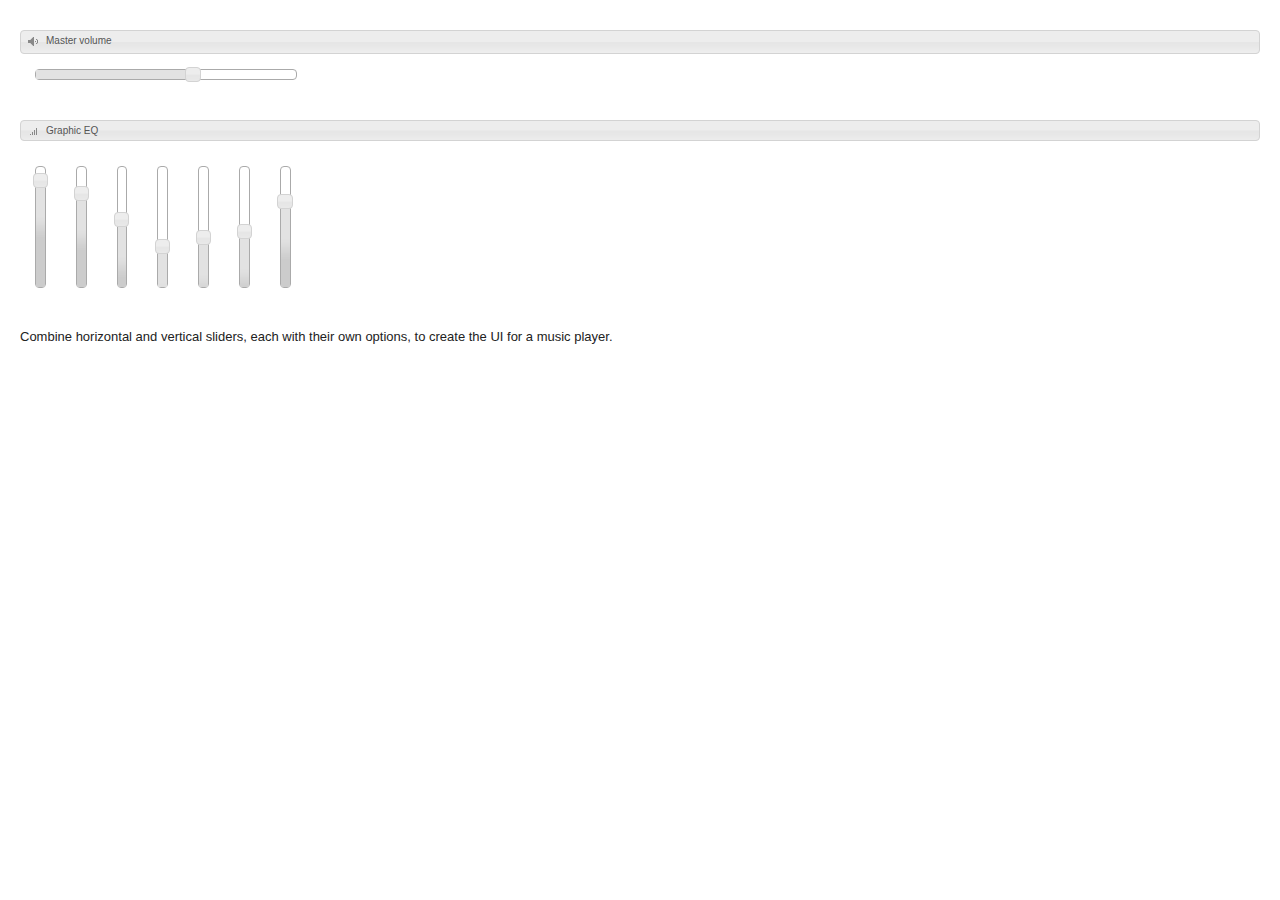
<file: js/jquery-ui/development-bundle/demos/slider/multiple-vertical.html>
<!DOCTYPE html>
<html lang="en">
<head>
	<meta charset="utf-8">
	<title>jQuery UI Slider - Multiple sliders</title>
	<link rel="stylesheet" href="../../themes/base/jquery.ui.all.css">
	<script src="../../jquery-1.6.2.js"></script>
	<script src="../../ui/jquery.ui.core.js"></script>
	<script src="../../ui/jquery.ui.widget.js"></script>
	<script src="../../ui/jquery.ui.mouse.js"></script>
	<script src="../../ui/jquery.ui.slider.js"></script>
	<link rel="stylesheet" href="../demos.css">
	<style>
	#demo-frame > div.demo { padding: 10px !important; }
	#eq span {
		height:120px; float:left; margin:15px
	}
	</style>
	<script>
	$(function() {
		// setup master volume
		$( "#master" ).slider({
			value: 60,
			orientation: "horizontal",
			range: "min",
			animate: true
		});
		// setup graphic EQ
		$( "#eq > span" ).each(function() {
			// read initial values from markup and remove that
			var value = parseInt( $( this ).text(), 10 );
			$( this ).empty().slider({
				value: value,
				range: "min",
				animate: true,
				orientation: "vertical"
			});
		});
	});
	</script>
</head>
<body class="ui-widget-content" style="border:0;">

<div class="demo">

<p class="ui-state-default ui-corner-all ui-helper-clearfix" style="padding:4px;">
	<span class="ui-icon ui-icon-volume-on" style="float:left; margin:-2px 5px 0 0;"></span>
	Master volume
</p>

<div id="master" style="width:260px; margin:15px;"></div>

<p class="ui-state-default ui-corner-all" style="padding:4px;margin-top:4em;">
	<span class="ui-icon ui-icon-signal" style="float:left; margin:-2px 5px 0 0;"></span>
	Graphic EQ
</p>

<div id="eq">
	<span>88</span>
	<span>77</span>
	<span>55</span>
	<span>33</span>
	<span>40</span>
	<span>45</span>
	<span>70</span>
</div>

</div><!-- End demo -->



<div class="demo-description" style="clear:left;">
<p>Combine horizontal and vertical sliders, each with their own options, to create the UI for a music player.</p>
</div><!-- End demo-description -->

</body>
</html>
</file>
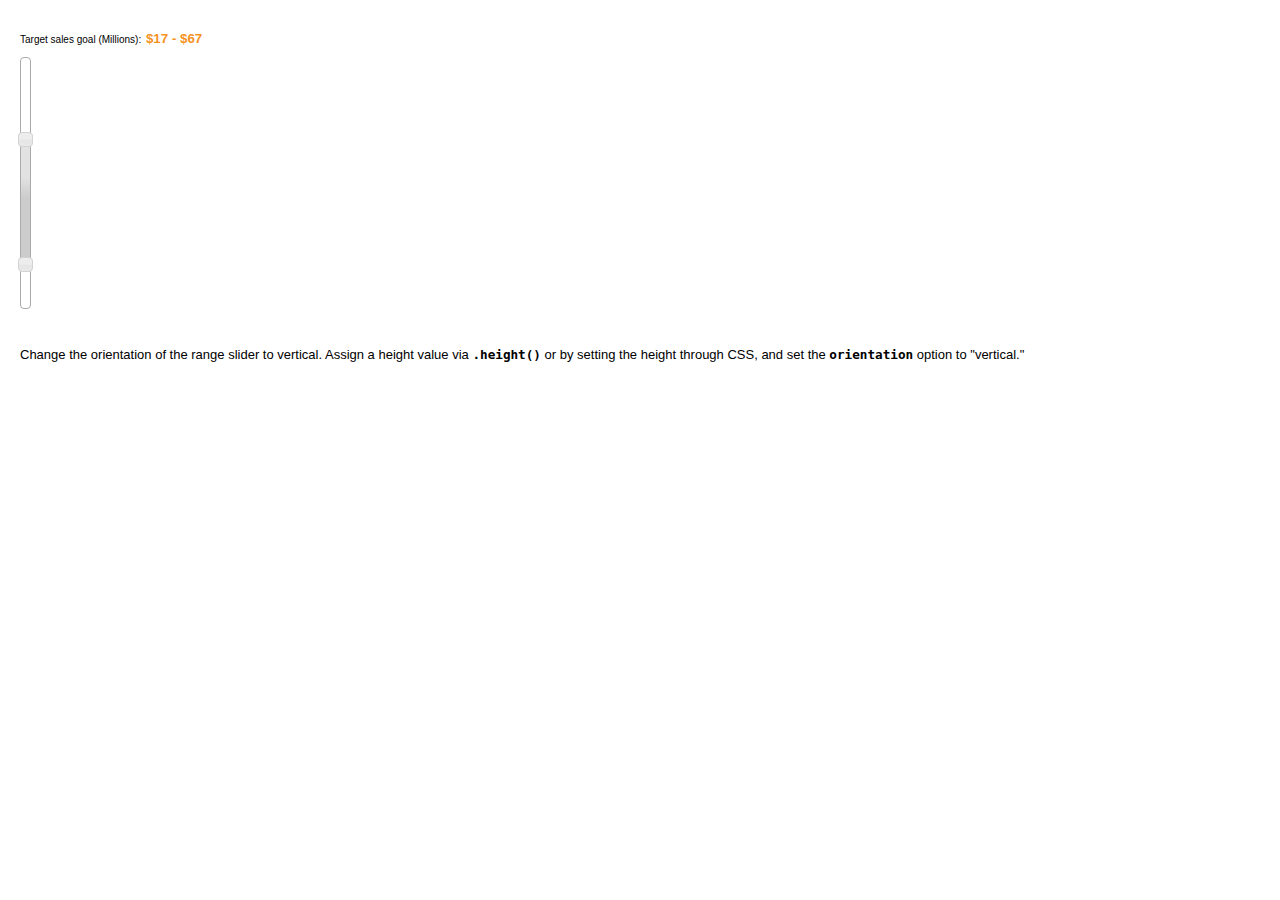
<file: js/jquery-ui/development-bundle/demos/slider/range-vertical.html>
<!DOCTYPE html>
<html lang="en">
<head>
	<meta charset="utf-8">
	<title>jQuery UI Slider - Vertical range slider</title>
	<link rel="stylesheet" href="../../themes/base/jquery.ui.all.css">
	<script src="../../jquery-1.6.2.js"></script>
	<script src="../../ui/jquery.ui.core.js"></script>
	<script src="../../ui/jquery.ui.widget.js"></script>
	<script src="../../ui/jquery.ui.mouse.js"></script>
	<script src="../../ui/jquery.ui.slider.js"></script>
	<link rel="stylesheet" href="../demos.css">
	<style>
	#demo-frame > div.demo { padding: 10px !important; };
	</style>
	<script>
	$(function() {
		$( "#slider-range" ).slider({
			orientation: "vertical",
			range: true,
			values: [ 17, 67 ],
			slide: function( event, ui ) {
				$( "#amount" ).val( "$" + ui.values[ 0 ] + " - $" + ui.values[ 1 ] );
			}
		});
		$( "#amount" ).val( "$" + $( "#slider-range" ).slider( "values", 0 ) +
			" - $" + $( "#slider-range" ).slider( "values", 1 ) );
	});
	</script>
</head>
<body>

<div class="demo">

<p>
	<label for="amount">Target sales goal (Millions):</label>
	<input type="text" id="amount" style="border:0; color:#f6931f; font-weight:bold;" />
</p>

<div id="slider-range" style="height:250px;"></div>

</div><!-- End demo -->



<div class="demo-description">
<p>Change the orientation of the range slider to vertical.  Assign a height value via <code>.height()</code> or by setting the height through CSS, and set the <code>orientation</code> option to "vertical."</p>
</div><!-- End demo-description -->

</body>
</html>
</file>
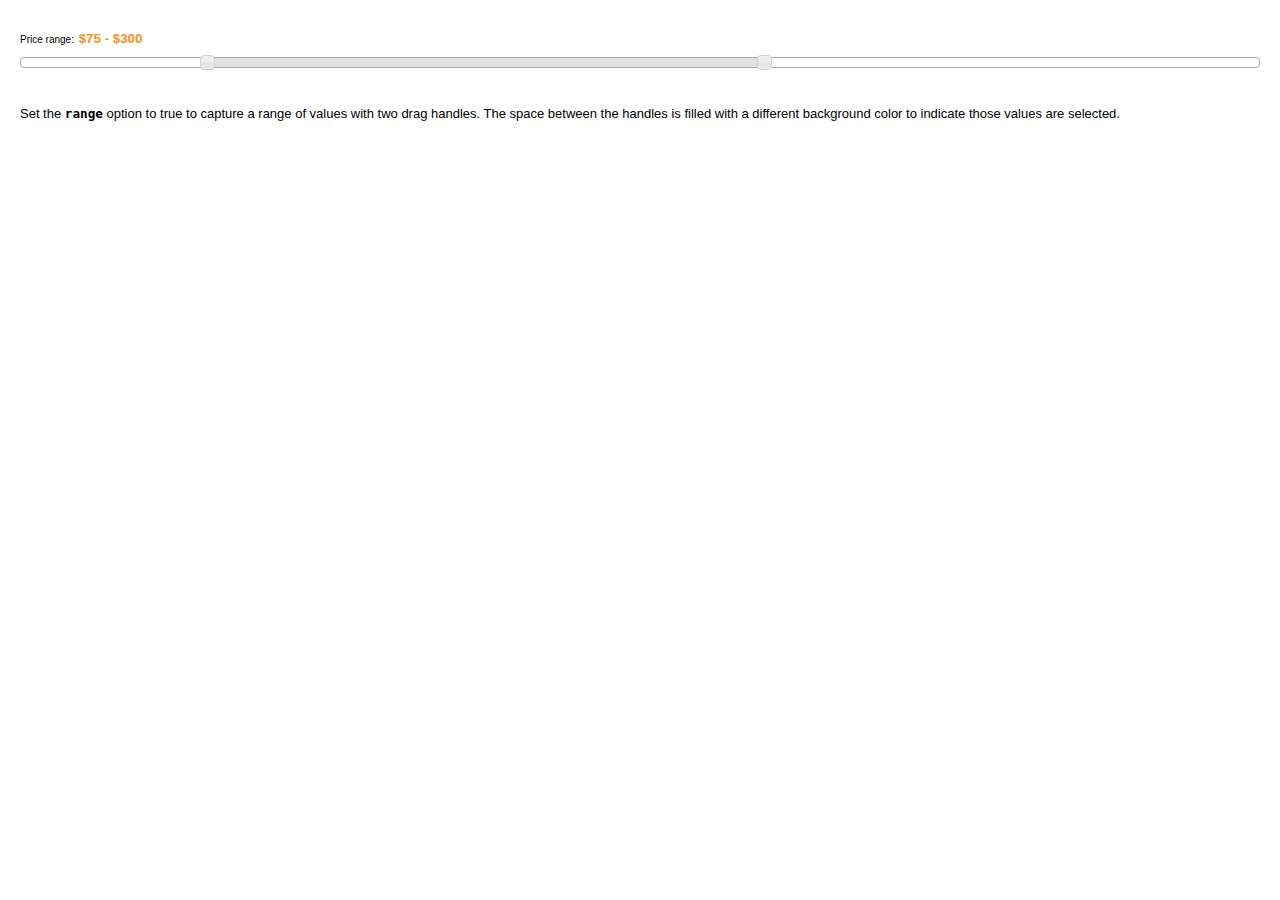
<file: js/jquery-ui/development-bundle/demos/slider/range.html>
<!DOCTYPE html>
<html lang="en">
<head>
	<meta charset="utf-8">
	<title>jQuery UI Slider - Range slider</title>
	<link rel="stylesheet" href="../../themes/base/jquery.ui.all.css">
	<script src="../../jquery-1.6.2.js"></script>
	<script src="../../ui/jquery.ui.core.js"></script>
	<script src="../../ui/jquery.ui.widget.js"></script>
	<script src="../../ui/jquery.ui.mouse.js"></script>
	<script src="../../ui/jquery.ui.slider.js"></script>
	<link rel="stylesheet" href="../demos.css">
	<style>
	#demo-frame > div.demo { padding: 10px !important; };
	</style>
	<script>
	$(function() {
		$( "#slider-range" ).slider({
			range: true,
			min: 0,
			max: 500,
			values: [ 75, 300 ],
			slide: function( event, ui ) {
				$( "#amount" ).val( "$" + ui.values[ 0 ] + " - $" + ui.values[ 1 ] );
			}
		});
		$( "#amount" ).val( "$" + $( "#slider-range" ).slider( "values", 0 ) +
			" - $" + $( "#slider-range" ).slider( "values", 1 ) );
	});
	</script>
</head>
<body>

<div class="demo">

<p>
	<label for="amount">Price range:</label>
	<input type="text" id="amount" style="border:0; color:#f6931f; font-weight:bold;" />
</p>

<div id="slider-range"></div>

</div><!-- End demo -->



<div class="demo-description">
<p>Set the <code>range</code> option to true to capture a range of values with two drag handles.  The space between the handles is filled with a different background color to indicate those values are selected.</p>
</div><!-- End demo-description -->

</body>
</html>
</file>
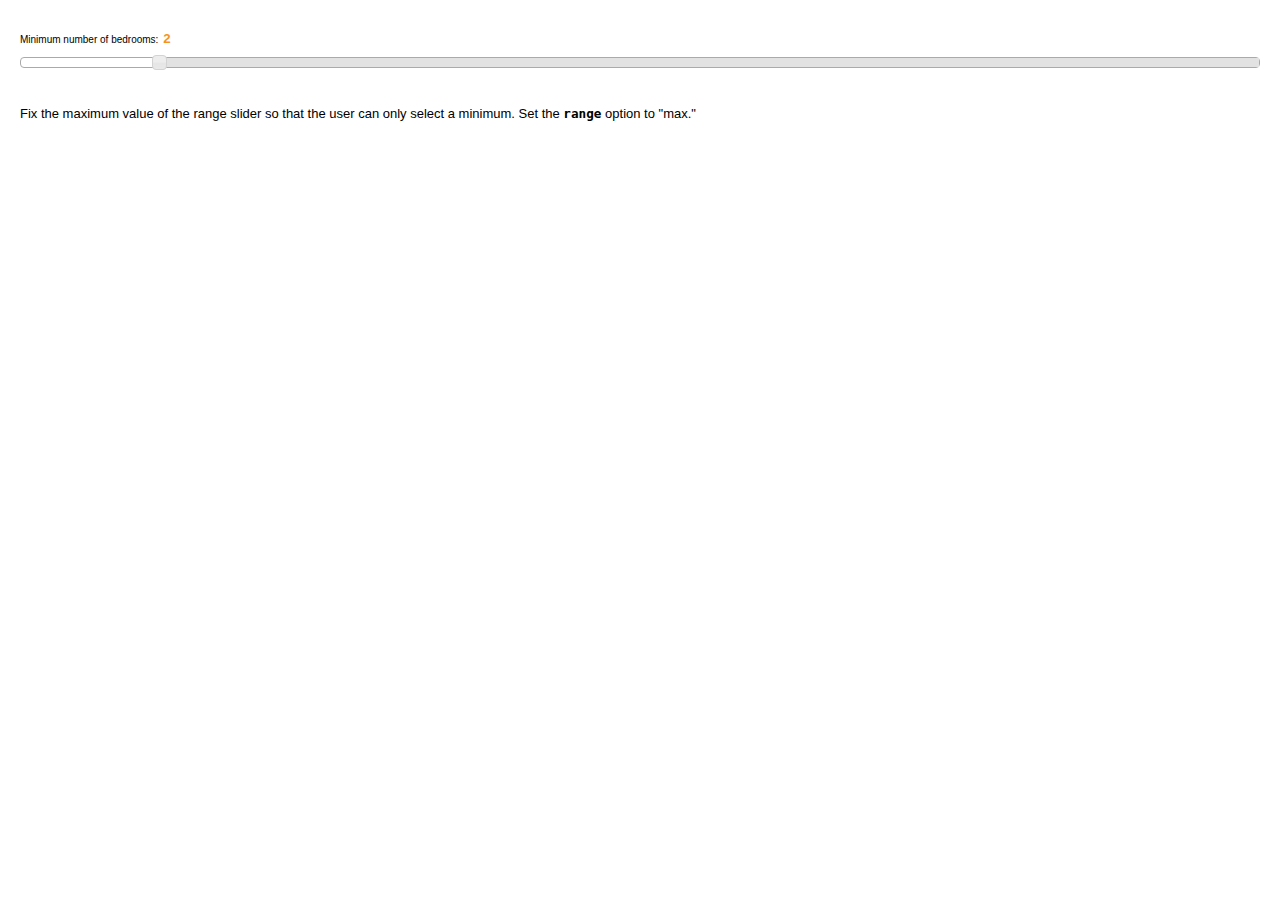
<file: js/jquery-ui/development-bundle/demos/slider/rangemax.html>
<!DOCTYPE html>
<html lang="en">
<head>
	<meta charset="utf-8">
	<title>jQuery UI Slider - Range with fixed maximum</title>
	<link rel="stylesheet" href="../../themes/base/jquery.ui.all.css">
	<script src="../../jquery-1.6.2.js"></script>
	<script src="../../ui/jquery.ui.core.js"></script>
	<script src="../../ui/jquery.ui.widget.js"></script>
	<script src="../../ui/jquery.ui.mouse.js"></script>
	<script src="../../ui/jquery.ui.slider.js"></script>
	<link rel="stylesheet" href="../demos.css">
	<style>
	#demo-frame > div.demo { padding: 10px !important; };
	</style>
	<script>
	$(function() {
		$( "#slider-range-max" ).slider({
			range: "max",
			min: 1,
			max: 10,
			value: 2,
			slide: function( event, ui ) {
				$( "#amount" ).val( ui.value );
			}
		});
		$( "#amount" ).val( $( "#slider-range-max" ).slider( "value" ) );
	});
	</script>
</head>
<body>

<div class="demo">

<p>
	<label for="amount">Minimum number of bedrooms:</label>
	<input type="text" id="amount" style="border:0; color:#f6931f; font-weight:bold;" />
</p>
<div id="slider-range-max"></div>

</div><!-- End demo -->



<div class="demo-description">
<p>Fix the maximum value of the range slider so that the user can only select a minimum.  Set the <code>range</code> option to "max."</p>
</div><!-- End demo-description -->

</body>
</html>
</file>
<file: js/jquery-ui/development-bundle/demos/demos.css>
body {
	font-size: 62.5%;
}

table {
	font-size: 1em;
}

/* Site
   -------------------------------- */

body {
	font-family: "Trebuchet MS", "Helvetica", "Arial",  "Verdana", "sans-serif";
}

/* Layout
   -------------------------------- */

.layout-grid {
	width: 960px;
}

.layout-grid td {
	vertical-align: top;
}

.layout-grid td.left-nav {
	width: 140px;
}

.layout-grid td.normal {
	border-left: 1px solid #eee;
	padding: 20px 24px;
	font-family: "Trebuchet MS", "Helvetica", "Arial",  "Verdana", "sans-serif";
}

.layout-grid td.demos {
	background: url('/images/demos_bg.jpg') no-repeat;
	height: 337px;
	overflow: hidden;
}

/* Normal
   -------------------------------- */

.normal h3,
.normal h4 {
	margin: 0;
	font-weight: normal;
}

.normal h3 {
	padding: 0 0 9px;
	font-size: 1.8em;
}

.normal h4 {
	padding-bottom: 21px;
	border-bottom: 1px dashed #999;
	font-size: 1.2em;
	font-weight: bold;
}

.normal p {
	font-size: 1.2em;
}

/* Demos */

.demos-nav, .demos-nav dt, .demos-nav dd, .demos-nav ul, .demos-nav li {
	margin: 0;
	padding: 0
}

.demos-nav {
	float: left;
	width: 170px;
	font-size: 1.3em;
}

.demos-nav dt,
.demos-nav h4 {
	margin: 0;
	padding: 0;
	font: normal 1.1em "Trebuchet MS", "Helvetica", "Arial",  "Verdana", "sans-serif";
	color: #e87b10;
}

.demos-nav dt,
.demos-nav h4 {
	margin-top: 1.5em;
	margin-bottom: 0;
	padding-left: 8px;
	padding-bottom:5px;
	line-height: 1.2em;
	border-bottom: 1px solid #F4F4F4;
}

.demos-nav dd a,
.demos-nav li a {
	border-bottom: 1px solid #F4F4F4;
	display:block;
	padding: 4px 3px 4px 8px;
	font-size: 90%;
	text-decoration: none;
	color: #555 ;
	margin:2px 0;
	height:13px;
}

.demos-nav dd a:hover,
.demos-nav dd a:focus,
.demos-nav dd a:hover,
.demos-nav dd a:focus {
	background: #f3f3f3;
	color:#000;
	-moz-border-radius: 5px; -webkit-border-radius: 5px;
}
 .demos-nav dd a.selected {
	background: #555;
	color:#ffffff;
	-moz-border-radius: 5px; -webkit-border-radius: 5px;
}


/* new styles for demo pages, added by Filament 12.29.08
eventually we should convert the font sizes to ems -- using px for now to minimize style conflicts
*/

.normal h3.demo-header { font-size:32px; padding:0 0 5px; border-bottom:1px solid #eee; text-transform: capitalize; }
.normal h4.demo-subheader { font-size:10px; text-transform: uppercase; color:#999; padding:8px 0 3px; border:0; margin:0; }
.normal a:link,
.normal a:visited { color:#1b75bb; text-decoration:none; }
.normal a:hover,
.normal a:active { color:#0b559b; }

#demo-config { padding:20px 0 0; }

#demo-frame { float:left; width:540px; height:380px; border:1px solid #ddd; overflow: auto; position: relative; }
#demo-frame h3, #demo-frame h4 { padding: 0; font-weight: bold; font-size: 1em; }

#demo-config-menu { float:right; width:180px;  }
#demo-config-menu h4 { font-size:13px; color:#666; font-weight:normal; border:0; padding-left:18px; }

#demo-config-menu ul { list-style: none; padding: 0; margin: 0; }

#demo-config-menu li { font-size:12px; padding:0 0 0 10px; margin:3px 0; zoom: 1; }

#demo-config-menu li a:link,
#demo-config-menu li a:visited { display:block; padding:1px 8px 4px; border-bottom:1px dotted #b3b3b3; }
* html #demo-config-menu li a:link,
* html #demo-config-menu li a:visited { padding:1px 8px 2px; }
#demo-config-menu li a:hover,
#demo-config-menu li a:active { background-color:#f6f6f6; }

#demo-config-menu li.demo-config-on { background: url(images/demo-config-on-tile.gif) repeat-x left center; }

#demo-config-menu li.demo-config-on a:link,
#demo-config-menu li.demo-config-on a:visited,
#demo-config-menu li.demo-config-on a:hover,
#demo-config-menu li.demo-config-on a:active { background: url(images/demo-config-on.gif) no-repeat left; padding-left:18px; color:#fff; border:0; margin-left:-10px; margin-top: 0px; margin-bottom: 0px; }

#demo-source, #demo-notes {
	clear: both;
	padding: 20px 0 0;
	font-size: 1.3em;
}

#demo-notes { width:520px; color:#333; font-size: 1em; }
#demo-notes p code, .demo-description p code { padding: 0; font-weight: bold; }
#demo-source pre, #demo-source code { padding: 0; }
code, pre { padding:8px 0 8px 20px ; font-size: 1.2em; line-height:130%;  }

#demo-source a:link,
#demo-source a:visited,
#demo-source a:hover,
#demo-source a:active { font-size:12px; padding-left:13px; background-position: left center; background-repeat: no-repeat; }

#demo-source a.source-open:link,
#demo-source a.source-open:visited,
#demo-source a.source-open:hover,
#demo-source a.source-open:active { background-image: url(images/demo-spindown-open.gif); }

#demo-source a.source-closed:link,
#demo-source a.source-closed:visited,
#demo-source a.source-closed:hover,
#demo-source a.source-closed:active { background-image: url(images/demo-spindown-closed.gif); }

div.demo {
	padding:12px;
	font-family: "Trebuchet MS", "Arial", "Helvetica", "Verdana", "sans-serif";
}

div.demo h3.docs { clear:left; font-size:12px; font-weight:normal; padding:0 0 1em; margin:0; }

div.demo-description {
	clear:both;
	padding:12px;
	font-family: "Trebuchet MS", "Arial", "Helvetica", "Verdana", "sans-serif";
	font-size: 1.3em;
	line-height: 1.4em;
}

.ui-draggable, .ui-droppable {
	background-position: top left;
}

.left-nav .demos-nav {
	padding-right: 10px;
}

#demo-link { font-size:11px;  padding-top: 6px; clear: both; overflow: hidden; }
#demo-link a span.ui-icon { float:left; margin-right:3px; }

/* Component containers
----------------------------------*/
#widget-docs .ui-widget { font-family: Trebuchet MS,Verdana,Arial,sans-serif; font-size: 1em; }
#widget-docs .ui-widget input, #widget-docs .ui-widget select, #widget-docs .ui-widget textarea, #widget-docs .ui-widget button { font-family: Trebuchet MS,Verdana,Arial,sans-serif; font-size: 1em; }
#widget-docs .ui-widget-header { border: 1px solid #ffffff; background: #464646 url(images/464646_40x100_textures_01_flat_100.png) 50% 50% repeat-x; color: #ffffff; font-weight: bold; }
#widget-docs .ui-widget-header a { color: #ffffff; }
#widget-docs .ui-widget-content { border: 1px solid #ffffff; background: #ffffff url(images/ffffff_40x100_textures_01_flat_75.png) 50% 50% repeat-x; color: #222222; }
#widget-docs .ui-widget-content a { color: #222222; }

/* Interaction states
----------------------------------*/
#widget-docs .ui-state-default, #widget-docs .ui-widget-content #widget-docs .ui-state-default { border: 1px solid #666666; background: #555555 url(images/555555_40x100_textures_03_highlight_soft_75.png) 50% 50% repeat-x; font-weight: normal; color: #ffffff; outline: none; }
#widget-docs .ui-state-default a { color: #ffffff; text-decoration: none; outline: none; }
#widget-docs .ui-state-hover, #widget-docs .ui-widget-content #widget-docs .ui-state-hover, #widget-docs .ui-state-focus, #widget-docs .ui-widget-content #widget-docs .ui-state-focus { border: 1px solid #666666; background: #444444 url(images/444444_40x100_textures_03_highlight_soft_60.png) 50% 50% repeat-x; font-weight: normal; color: #ffffff; outline: none; }
#widget-docs .ui-state-hover a { color: #ffffff; text-decoration: none; outline: none; }
#widget-docs .ui-state-active, #widget-docs .ui-widget-content #widget-docs .ui-state-active { border: 1px solid #666666; background: #ffffff url(images/ffffff_40x100_textures_01_flat_65.png) 50% 50% repeat-x; font-weight: normal; color: #F6921E; outline: none; }
#widget-docs .ui-state-active a { color: #F6921E; outline: none; text-decoration: none; }

/* Interaction Cues
----------------------------------*/
#widget-docs .ui-state-highlight, #widget-docs .ui-widget-content #widget-docs .ui-state-highlight {border: 1px solid #fcefa1; background: #fbf9ee url(images/fbf9ee_40x100_textures_02_glass_55.png) 50% 50% repeat-x; color: #363636; }
#widget-docs .ui-state-error, #widget-docs .ui-widget-content #widget-docs .ui-state-error {border: 1px solid #cd0a0a; background: #fef1ec url(images/fef1ec_40x100_textures_05_inset_soft_95.png) 50% bottom repeat-x; color: #cd0a0a; }
#widget-docs .ui-state-error-text, #widget-docs .ui-widget-content #widget-docs .ui-state-error-text { color: #cd0a0a; }
#widget-docs .ui-state-disabled, #widget-docs .ui-widget-content #widget-docs .ui-state-disabled { opacity: .35; filter:Alpha(Opacity=35); background-image: none; }
#widget-docs .ui-priority-primary, #widget-docs .ui-widget-content #widget-docs .ui-priority-primary { font-weight: bold; }
#widget-docs .ui-priority-secondary, #widget-docs .ui-widget-content #widget-docs .ui-priority-secondary { opacity: .7; filter:Alpha(Opacity=70); font-weight: normal; }

/* Icons
----------------------------------*/

/* states and images */
#demo-frame-wrapper .ui-icon, #widget-docs .ui-icon { width: 16px; height: 16px; background-image: url(images/222222_256x240_icons_icons.png); }
#widget-docs .ui-widget-content .ui-icon {background-image: url(images/222222_256x240_icons_icons.png); }
#widget-docs .ui-widget-header .ui-icon {background-image: url(images/222222_256x240_icons_icons.png); }
#widget-docs .ui-state-default .ui-icon { background-image: url(images/888888_256x240_icons_icons.png); }
#widget-docs .ui-state-hover .ui-icon, #widget-docs .ui-state-focus .ui-icon {background-image: url(images/454545_256x240_icons_icons.png); }
#widget-docs .ui-state-active .ui-icon {background-image: url(images/454545_256x240_icons_icons.png); }
#widget-docs .ui-state-highlight .ui-icon {background-image: url(images/2e83ff_256x240_icons_icons.png); }
#widget-docs .ui-state-error .ui-icon, #widget-docs .ui-state-error-text .ui-icon {background-image: url(images/cd0a0a_256x240_icons_icons.png); }


/* Misc visuals
----------------------------------*/

/* Corner radius */
#widget-docs .ui-corner-tl { -moz-border-radius-topleft: 4px; -webkit-border-top-left-radius: 4px; }
#widget-docs .ui-corner-tr { -moz-border-radius-topright: 4px; -webkit-border-top-right-radius: 4px; }
#widget-docs .ui-corner-bl { -moz-border-radius-bottomleft: 4px; -webkit-border-bottom-left-radius: 4px; }
#widget-docs .ui-corner-br { -moz-border-radius-bottomright: 4px; -webkit-border-bottom-right-radius: 4px; }
#widget-docs .ui-corner-top { -moz-border-radius-topleft: 4px; -webkit-border-top-left-radius: 4px; -moz-border-radius-topright: 4px; -webkit-border-top-right-radius: 4px; }
#widget-docs .ui-corner-bottom { -moz-border-radius-bottomleft: 4px; -webkit-border-bottom-left-radius: 4px; -moz-border-radius-bottomright: 4px; -webkit-border-bottom-right-radius: 4px; }
#widget-docs .ui-corner-right {  -moz-border-radius-topright: 4px; -webkit-border-top-right-radius: 4px; -moz-border-radius-bottomright: 4px; -webkit-border-bottom-right-radius: 4px; }
#widget-docs .ui-corner-left { -moz-border-radius-topleft: 4px; -webkit-border-top-left-radius: 4px; -moz-border-radius-bottomleft: 4px; -webkit-border-bottom-left-radius: 4px; }
#widget-docs .ui-corner-all { -moz-border-radius: 4px; -webkit-border-radius: 4px; }

/* Overlays */
#widget-docs .ui-widget-overlay { background: #aaaaaa url(images/aaaaaa_40x100_textures_01_flat_0.png) 50% 50% repeat-x; opacity: .30;filter:Alpha(Opacity=30); }
#widget-docs .ui-widget-shadow { margin: -8px 0 0 -8px; padding: 8px; background: #aaaaaa url(images/aaaaaa_40x100_textures_01_flat_0.png) 50% 50% repeat-x; opacity: .30;filter:Alpha(Opacity=30); -moz-border-radius: 8px; -webkit-border-radius: 8px; }

/*
----------------------------------*/

#widget-docs { margin:20px 0 0; border: none; }

#widget-docs h2, #widget-docs h3, #widget-docs h4, #widget-docs p, #widget-docs ul, #widget-docs code { margin:0; padding:0; }
#widget-docs code { display:block; color:#444; font-size:.9em; margin:0 0 1em; }
#widget-docs code strong { color:#000; }
#widget-docs p { margin:0 3em 1.2em 0; }
#widget-docs p.intro { font-size:13px; color:#666; line-height:1.3; }
#widget-docs ul { list-style-type: none; }

#widget-docs h2 { font-size:16px; margin:1.2em 0 .5em; }
#widget-docs h3 { font-size:14px; color:#e6820E; margin:1.5em 0 .5em; }
.normal #widget-docs h4 { font-size:12px; color:#000; border:0; margin:0 0 .5em; }

#docs-overview-main { width:400px; }
#docs-overview-sidebar { float:right; width:200px; }
#docs-overview-sidebar a span { color:#666; }
#widget-docs #docs-overview-main p { margin-right:0; }
#widget-docs #docs-overview-sidebar h4 { padding-left:0; }

.docs-list-header { float:left; width:100%; margin:10px 0 0; border-bottom:1px solid #eee; }
#widget-docs .docs-list-header h2 { float:left; margin:0; }
#widget-docs .docs-list-header p { float:right; margin:5px 0; font-size:11px; }

.docs-list { float:left; width:100%; padding:0 0 10px; }
.docs-list .param-header { float:left; clear:left; width:100%; padding:8px 0; border-top:1px solid #eee; }
#widget-docs .param-header h3, #widget-docs .param-header p { margin:0; float:left; }
#widget-docs .param-header h3 { width:50%; }
#widget-docs .param-header h3 span { background: url(images/demo-spindown-closed.gif) no-repeat left; padding-left:13px; }
#widget-docs .param-open .param-header h3 span { background: url(images/demo-spindown-open.gif) no-repeat left; }
#widget-docs .param-header p { width:24%; }
#widget-docs .param-header p.param-type span { background: url(images/icon-docs-info.gif) no-repeat left; cursor:pointer; border-bottom:1px dashed #ccc; padding-left:15px; }

.param-details { padding-left:13px; }
.param-args { margin:0 0 1.5em; border-top:1px dotted #ccc;}
.param-args td { padding:3px 30px 3px 5px; border-bottom:1px dotted #ccc;  }


/* overrides for ui-tab styles */
#widget-docs ul.ui-tabs-nav { padding:0 0 0 8px; }
#widget-docs .ui-tabs-nav li { margin:5px 5px 0 0; }

#widget-docs .ui-tabs-nav li a:link,
#widget-docs .ui-tabs-nav li a:visited,
#widget-docs .ui-tabs-nav li a:hover,
#widget-docs .ui-tabs-nav li a:active { font-size:14px; padding:4px 1.2em 3px; color:#fff; }

#widget-docs .ui-tabs-nav li.ui-tabs-selected a:link,
#widget-docs .ui-tabs-nav li.ui-tabs-selected a:visited,
#widget-docs .ui-tabs-nav li.ui-tabs-selected a:hover,
#widget-docs .ui-tabs-nav li.ui-tabs-selected a:active { color:#e6820E; }

#widget-docs .ui-tabs-panel { padding:20px 9px; font-size:12px; line-height:1.4; color:#000; }

#widget-docs .ui-widget-content a:link,
#widget-docs .ui-widget-content a:visited { color:#1b75bb; text-decoration:none; }
#widget-docs .ui-widget-content a:hover,
#widget-docs .ui-widget-content a:active { color:#0b559b; }
</file>
